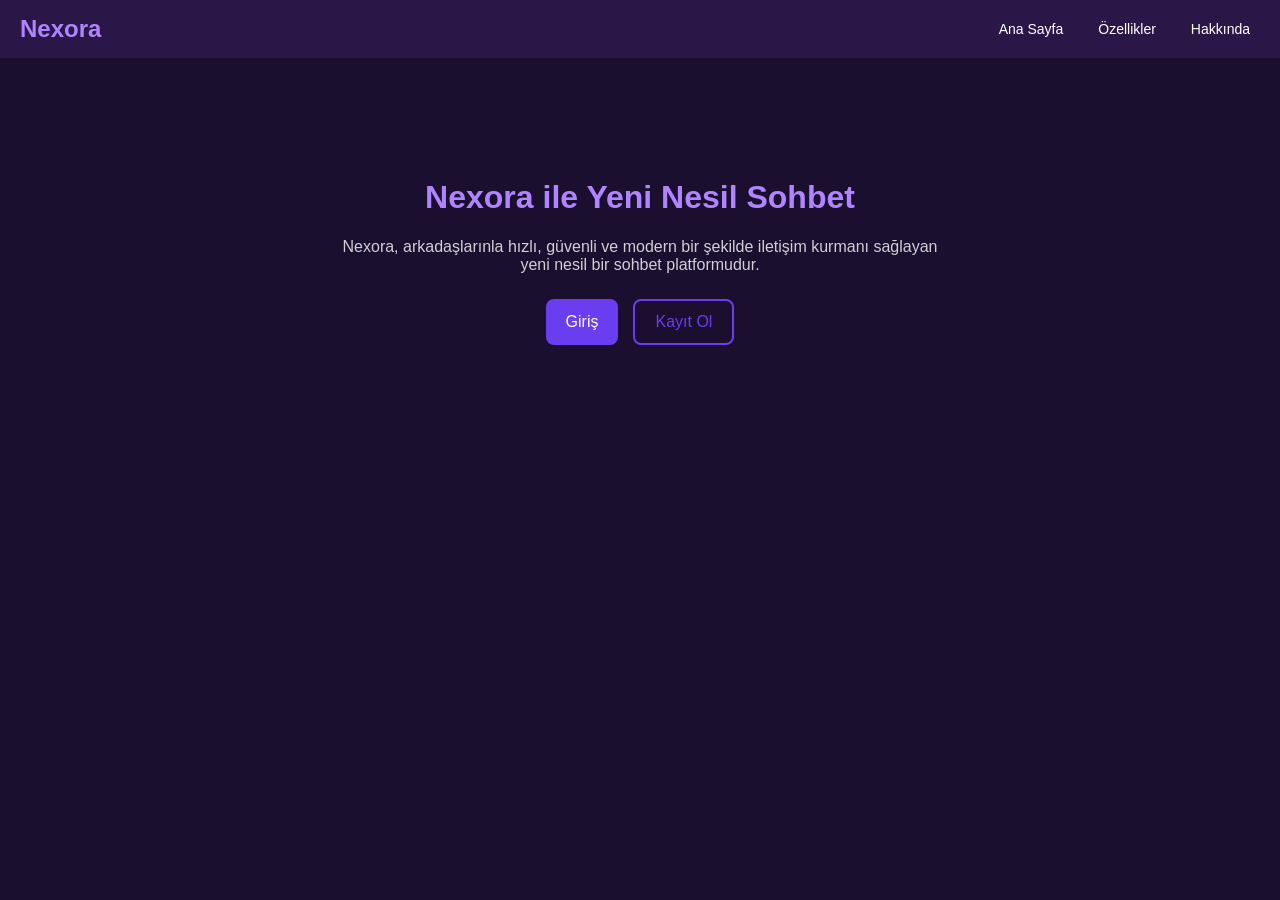
<file: nexora/index.html>
<!DOCTYPE html><html lang="tr">
<head>
  <meta charset="UTF-8">
  <meta name="viewport" content="width=device-width, initial-scale=1.0">
  <title>Nexora</title>
  <style>
    body {
      margin: 0;
      font-family: Arial, sans-serif;
      background: #1a0f2e;
      color: white;
      display: flex;
      flex-direction: column;
      align-items: center;
      text-align: center;
    }header {
  width: 100%;
  display: flex;
  justify-content: space-between;
  align-items: center;
  padding: 15px 20px;
  background: #2a1748;
  box-sizing: border-box;
}

.logo {
  font-size: 24px;
  font-weight: bold;
  color: #b084ff;
}

nav {
  display: flex;
  gap: 15px;
}

nav a {
  color: white;
  text-decoration: none;
  font-size: 14px;
  padding: 6px 10px;
  border-radius: 6px;
  transition: 0.3s;
}

nav a:hover {
  background: #6a3df0;
}

.container {
  margin-top: 80px;
  padding: 20px;
  max-width: 600px;
}

h1 {
  color: #b084ff;
}

p {
  opacity: 0.8;
}

.buttons {
  margin-top: 25px;
  display: flex;
  gap: 15px;
  justify-content: center;
  flex-wrap: wrap;
}

.btn {
  padding: 12px 20px;
  border: none;
  border-radius: 8px;
  font-size: 16px;
  cursor: pointer;
  transition: 0.3s;
}

.login {
  background: #6a3df0;
  color: white;
}

.register {
  background: transparent;
  border: 2px solid #6a3df0;
  color: #6a3df0;
}

.btn:hover {
  transform: scale(1.05);
  opacity: 0.9;
}

@media (max-width: 600px) {
  nav {
    display: none;
  }
}

  </style>
</head>
<body>  <header>
    <div class="logo">Nexora</div>
    <nav>
      <a href="#">Ana Sayfa</a>
      <a href="#">Özellikler</a>
      <a href="#">Hakkında</a>
    </nav>
  </header>  <div class="container">
    <h1>Nexora ile Yeni Nesil Sohbet</h1>
    <p>
      Nexora, arkadaşlarınla hızlı, güvenli ve modern bir şekilde iletişim kurmanı sağlayan
      yeni nesil bir sohbet platformudur.
    </p><div class="buttons">
  <button class="btn login" onclick="window.location.href='giris.html'">Giriş</button>
  <button class="btn register" onclick="window.location.href='giris.html'">Kayıt Ol</button>
</div>

  </div></body>
    </html>
</file>
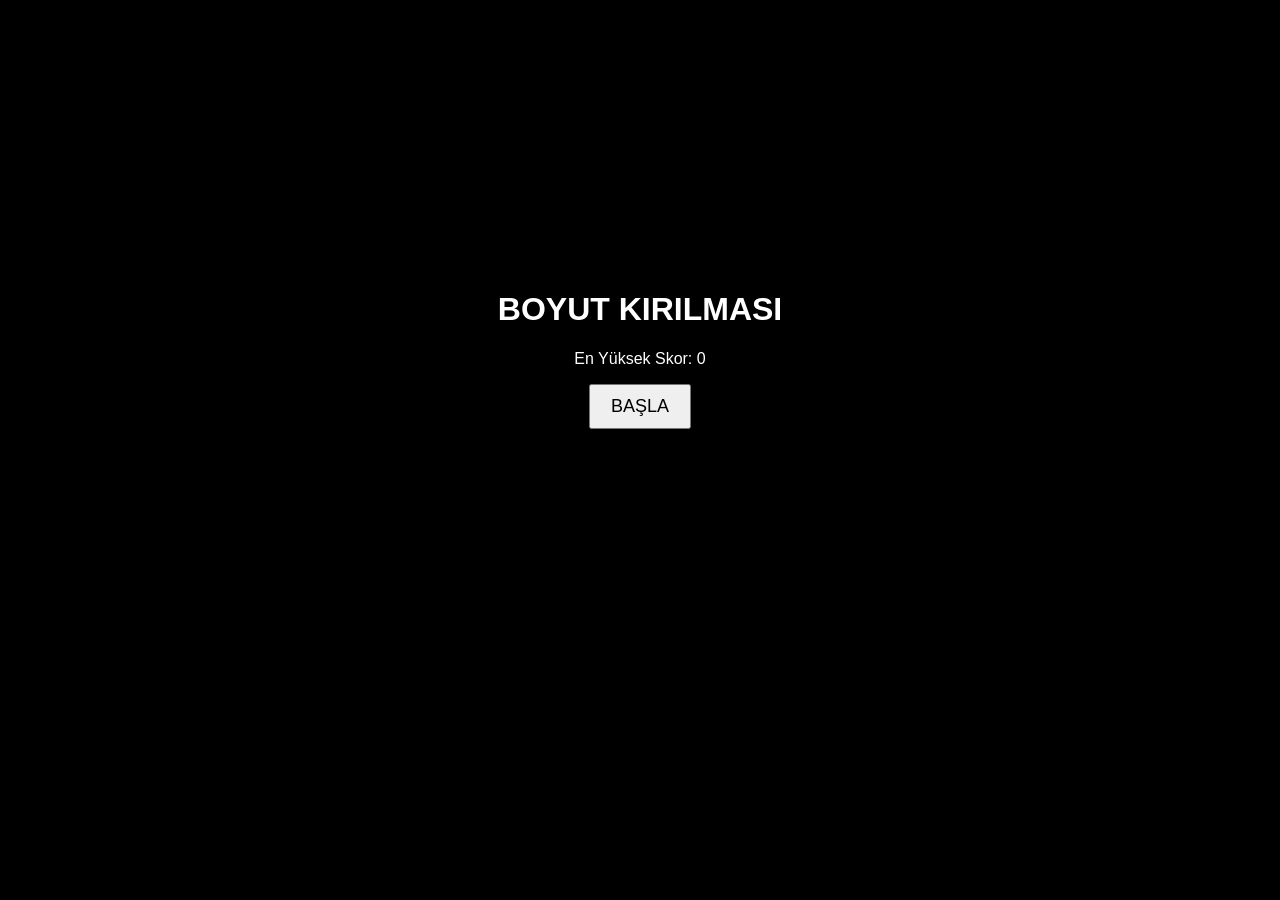
<file: oyun/index.html>
<!DOCTYPE html>
<html lang="tr">
<head>
<meta charset="UTF-8">
<meta name="viewport" content="width=device-width, initial-scale=1.0">
<title>Boyut Kırılması</title>
<link rel="stylesheet" href="style.css">
</head>
<body>

<div id="menu">
  <h1>BOYUT KIRILMASI</h1>
  <p>En Yüksek Skor: <span id="highScore">0</span></p>
  <button onclick="startGame()">BAŞLA</button>
</div>

<canvas id="gameCanvas"></canvas>

<div id="gameover" class="hidden">
  <h2>GAME OVER</h2>
  <p>Skor: <span id="finalScore"></span></p>
  <button onclick="restart()">Yeniden Başla</button>
</div>

<script src="game.js"></script>
</body>
</html>
</file>
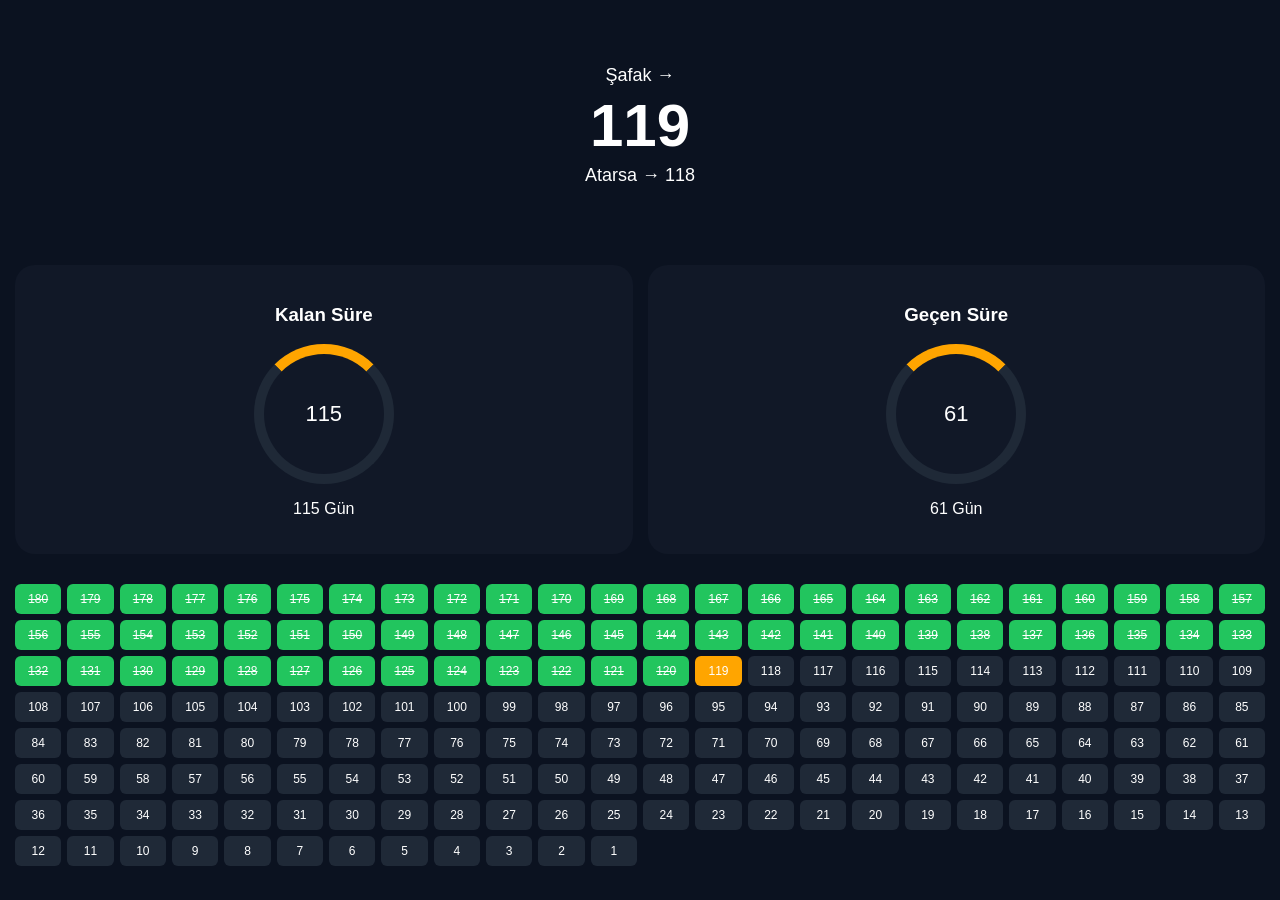
<file: 2.html>
<!DOCTYPE html><html lang="tr">
<head>
<meta charset="UTF-8">
<meta name="viewport" content="width=device-width, initial-scale=1.0">
<title>Şafak</title>
<style>
body{
  margin:0;
  font-family: Arial, sans-serif;
  background:#0b1220;
  color:white;
}.header{ height:250px; background:url('https://images.unsplash.com/photo-1507525428034-b723cf961d3e') center/cover; display:flex; flex-direction:column; justify-content:center; align-items:center; }

.header h1{ font-size:60px; margin:0; }

.header p{ margin:5px; font-size:18px; }

.cards{ display:flex; gap:15px; padding:15px; }

.card{ flex:1; background:#111827; border-radius:20px; padding:20px; text-align:center; }

.circle{ width:120px; height:120px; border-radius:50%; border:10px solid #1f2937; border-top:10px solid orange; display:flex; align-items:center; justify-content:center; margin:15px auto; font-size:22px; }

.grid{ display:grid; grid-template-columns: repeat(auto-fill,minmax(45px,1fr)); gap:6px; padding:15px; }

.day{ padding:8px; border-radius:6px; text-align:center; font-size:12px; cursor:pointer; }

.done{background:#22c55e;text-decoration:line-through;} .today{background:orange;} .future{background:#1f2937;}

</style>
</head>
<body><div class="header">
  <p>Şafak →</p>
  <h1 id="today">119</h1>
  <p>Atarsa → 118</p>
</div><div class="cards">
  <div class="card">
    <h3>Kalan Süre</h3>
    <div class="circle" id="remainCircle">118</div>
    <p id="remainText"></p>
  </div>
  <div class="card">
    <h3>Geçen Süre</h3>
    <div class="circle" id="passedCircle">0</div>
    <p id="passedText"></p>
  </div>
</div><div class="grid" id="grid"></div><script>
const total=180;
const today=119;
const izin= (1+6)-3;

const grid=document.getElementById('grid');

let doneCount=0;

for(let i=total;i>=1;i--){
  const d=document.createElement('div');
  d.className='day';
  d.innerText=i;

  if(i>today){
    d.classList.add('done');
    doneCount++;
  }
  else if(i===today){
    d.classList.add('today');
  }
  else{
    d.classList.add('future');
  }

  d.onclick=()=>{
    if(i!==today){
      d.classList.toggle('done');
      update();
    }
  }

  grid.appendChild(d);
}

function update(){
  doneCount=document.querySelectorAll('.done').length;
  const kalan= total - doneCount - izin;

  document.getElementById('remainCircle').innerText=kalan;
  document.getElementById('passedCircle').innerText=doneCount;

  document.getElementById('remainText').innerText= kalan + ' Gün';
  document.getElementById('passedText').innerText= doneCount + ' Gün';
}

update();
</script></body>
      </html>
</file>
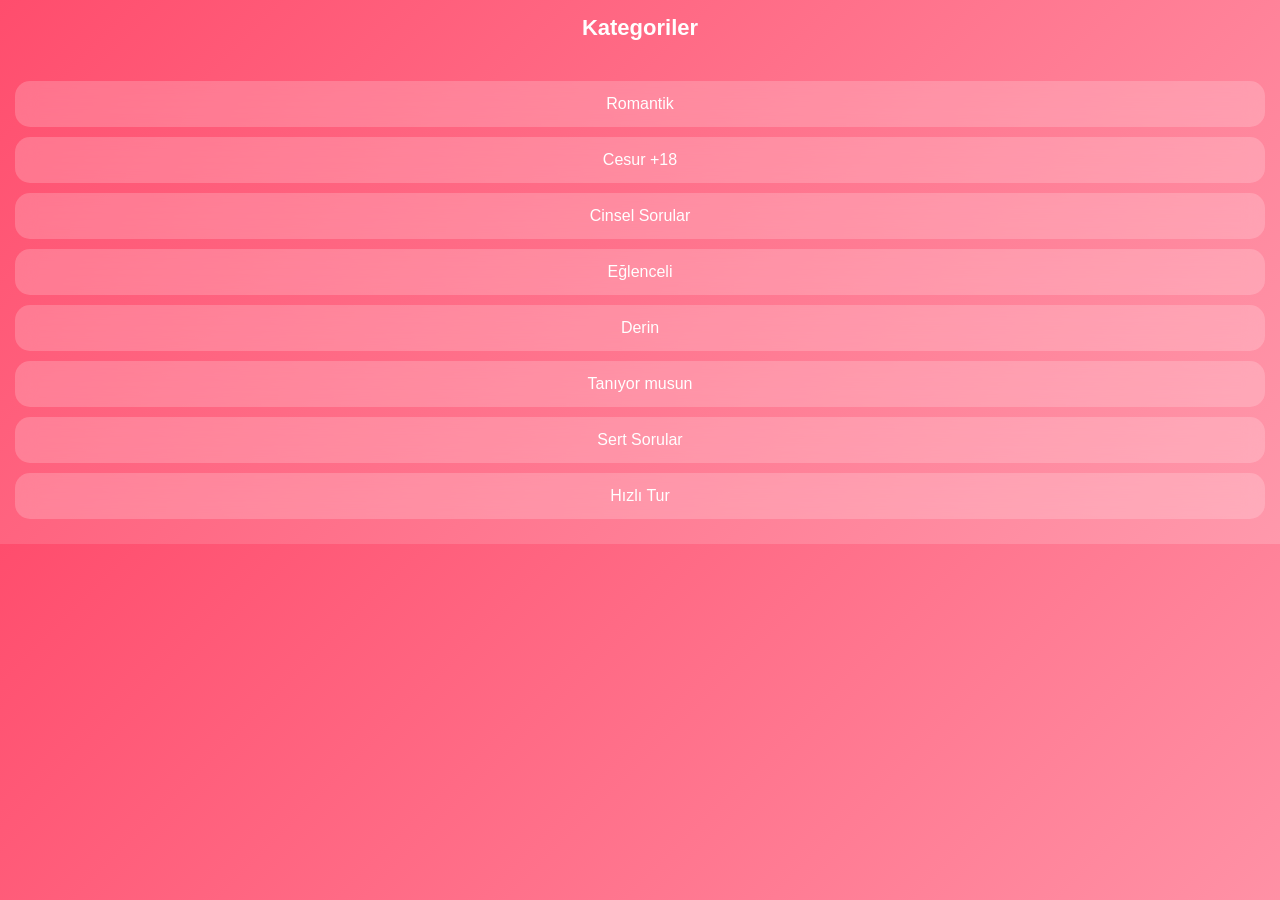
<file: aşk/İndex.html>
<!DOCTYPE html>
<html lang="tr">
<head>
<meta charset="UTF-8">
<meta name="viewport" content="width=device-width, initial-scale=1.0">
<title>Love Game Pro</title>

<style>
body{
margin:0;
font-family:Arial;
background:linear-gradient(135deg,#ff4d6d,#ff99ac);
color:white;
overflow:hidden;
}

header{
text-align:center;
padding:15px;
font-size:22px;
font-weight:bold;
}

.container{padding:15px;}

.category{
background:rgba(255,255,255,0.2);
backdrop-filter:blur(10px);
padding:14px;
margin:10px 0;
border-radius:15px;
text-align:center;
cursor:pointer;
transition:0.3s;
}

.category:hover{transform:scale(1.05);}

#cardArea{
position:relative;
width:100%;
height:65vh;
display:flex;
align-items:center;
justify-content:center;
}

.card{
position:absolute;
width:85%;
padding:25px;
border-radius:25px;
text-align:center;
font-size:20px;
background:rgba(20,0,10,0.95);
box-shadow:0 10px 40px rgba(0,0,0,0.5);
transition:0.4s;
}

.card:nth-child(2){
transform:scale(0.95) translateY(10px);
opacity:0.4;
filter:blur(3px);
}

.card:nth-child(3){
transform:scale(0.9) translateY(20px);
opacity:0.2;
filter:blur(5px);
}

.controls{
position:absolute;
bottom:20px;
width:100%;
display:flex;
justify-content:center;
gap:15px;
}

.btn{
width:60px;
height:60px;
border-radius:50%;
border:none;
font-size:22px;
}

.left{background:#ff4d6d;}
.right{background:#00e676;}

.player{
text-align:center;
font-size:14px;
opacity:0.8;
margin-top:5px;
}
</style>
</head>

<body>

<header id="title">Kategoriler</header>

<div class="container" id="home"></div>

<div id="questions" style="display:none;">
<button onclick="goHome()">⬅</button>

<div class="player" id="playerInfo"></div>
<div id="cardArea"></div>

<div class="controls">
<button class="btn left" onclick="prev()">⬅</button>
<button class="btn right" onclick="next()">➡</button>
</div>
</div>

<script>

const data = {

/* 💕 ROMANTİK */
"Romantik":[
"Beni en çok ne zaman sevdin?",
"Benimle ilgili en sevdiğin şey ne?",
"Hayalindeki romantik an ne?",
"Birlikte yaşlanmak ister misin?",
"Bana yazacağın en güzel mesaj?",
"Beni ilk gördüğünde ne düşündün?",
"Beni kaybetmek nasıl hissettirir?",
"Benimle geleceği hayal ediyor musun?",
"Sana kendimi özel hissettirdim mi?",
"Beni ne zaman özlüyorsun?"
],

/* 🔥 CESUR */
"Cesur +18":[
"Kontrol sende mi bende mi?",
"Işıklar açık mı kapalı mı?",
"Yavaş mı hızlı mı?",
"Göz teması mı his mi?",
"Dominant mı uyumlu mu?",
"Risk almayı sever misin?",
"Sürpriz mi planlı mı?",
"Anı mı atmosfer mi?",
"Fısıltı mı sessizlik mi?",
"Dokunuş mu söz mü?"
],

/* ❤️ CİNSEL (ucu açık) */
"Cinsel Sorular":[
"Seni en çok ne başlatır?",
"Romantik ortam önemli mi?",
"Sınırların nerede başlar?",
"Spontane mi planlı mı?",
"En çok ne seni etkiler?",
"Partnerinde ne ararsın?",
"Güven mi tutku mu?",
"Seni ne daha çok heyecanlandırır?",
"Yakınlık senin için ne demek?",
"Fantezi senin için ne ifade eder?"
],

/* 😂 KOMİK */
"Eğlenceli":[
"Hangimiz daha çok saçmalar?",
"Zombi olsa ilk kim kaçar?",
"Kim daha kıskanç?",
"Kim daha inatçı?",
"Kim daha romantik değil?",
"En utanç verici anın?",
"Kim daha çok trip atar?",
"Kim daha çok uyur?",
"Kim daha çok konuşur?",
"Kim daha çabuk sinirlenir?"
],

/* 🧠 DERİN */
"Derin":[
"Gerçek aşk sence nedir?",
"Beni neden seviyorsun?",
"Korkuların neler?",
"Hayatındaki en büyük pişmanlık?",
"Benimle ilgili en büyük düşüncen?",
"İlişkide sadakat ne demek?",
"Mutluluk senin için ne?",
"Bir gün kaybedersek ne olur?",
"Gerçekten mutlu musun?",
"Hayat amacın ne?"
],

/* 🎯 TEST */
"Tanıyor musun":[
"En sevdiğim yemek?",
"En büyük korkum?",
"En sevdiğim renk?",
"En sinir olduğum şey?",
"Beni ne mutlu eder?",
"Beni ne üzer?",
"En sevdiğim aktivite?",
"Ben nasıl biri oluyorum?",
"En sevdiğim müzik?",
"Beni en iyi anlatan şey?"
],

/* 💔 GERÇEKLİK */
"Sert Sorular":[
"İlişkimiz güçleniyor mu?",
"Mutlu musun gerçekten?",
"Aramızdaki çekim değişti mi?",
"Beni hala aynı mı seviyorsun?",
"Bir şeyleri zorluyor muyuz?",
"Gerçekten doğru kişi miyim?",
"Benden bir şey saklıyor musun?",
"Beni kaybetmekten korkuyor musun?",
"İlişki nereye gidiyor?",
"Açık mısın bana?"
],

/* 🎲 HIZLI */
"Hızlı Tur":[
"Evet mi hayır mı?",
"Aşk mı para mı?",
"Gece mi gündüz mü?",
"Mesaj mı arama mı?",
"Romantik mi eğlenceli mi?",
"Sessizlik mi konuşma mı?",
"Planlı mı spontane mi?",
"Ev mi dışarı mı?",
"Sadakat mi özgürlük mü?",
"Tutku mu huzur mu?"
]

};

let current=[];
let index=0;
let startX=0;
let player=1;

const home=document.getElementById("home");

for(let key in data){
let div=document.createElement("div");
div.className="category";
div.innerText=key;
div.onclick=()=>openCategory(key);
home.appendChild(div);
}

function shuffle(a){return a.sort(()=>Math.random()-0.5);}

function openCategory(name){
current=shuffle([...data[name]]);
index=0;
player=1;

home.style.display="none";
document.getElementById("questions").style.display="block";
document.getElementById("title").innerText=name;

updatePlayer();
render();
}

function updatePlayer(){
document.getElementById("playerInfo").innerText="Sıra: Oyuncu "+player;
}

function switchPlayer(){
player = player===1?2:1;
updatePlayer();
}

function render(){
const area=document.getElementById("cardArea");
area.innerHTML="";

for(let i=0;i<3;i++){
let q=current[index+i];
if(!q) continue;

let card=document.createElement("div");
card.className="card";

if(i===0){
card.innerText=q;
addSwipe(card);
}

area.appendChild(card);
}
}

function addSwipe(card){
card.addEventListener("touchstart",e=>{
startX=e.touches[0].clientX;
});

card.addEventListener("touchmove",e=>{
let x=e.touches[0].clientX-startX;
card.style.transform=`translateX(${x}px) rotate(${x/10}deg)`;
});

card.addEventListener("touchend",e=>{
let x=e.changedTouches[0].clientX-startX;
if(x>120) next();
else if(x<-120) prev();
else card.style.transform="";
});
}

function next(){animate(1);}
function prev(){animate(-1);}

function animate(dir){
let c=document.querySelector(".card");
c.style.transform=`translateX(${dir*600}px) rotate(${dir*30}deg)`;
c.style.opacity="0";

setTimeout(()=>{
index = (index+dir+current.length)%current.length;
switchPlayer();
render();
},300);
}

function goHome(){
home.style.display="block";
document.getElementById("questions").style.display="none";
}
</script>

</body>
  </html>
</file>
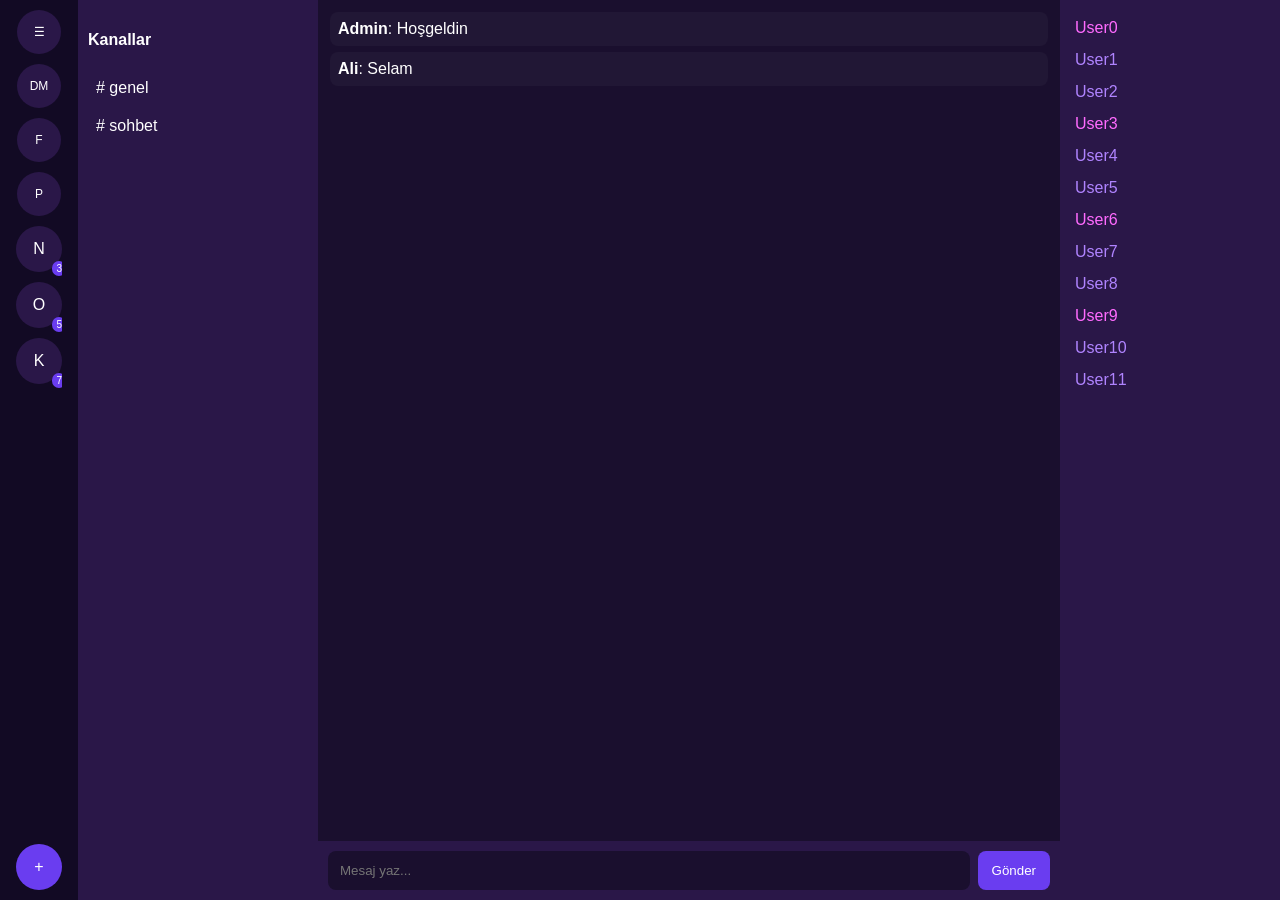
<file: nexora/app.html>
<!DOCTYPE html><html lang="tr">
<head>
<meta charset="UTF-8">
<meta name="viewport" content="width=device-width, initial-scale=1.0">
<title>Nexora App</title>
<style>
*{box-sizing:border-box}
body{margin:0;font-family:Arial;background:#1a0f2e;color:#fff;height:100vh;overflow:hidden;display:flex}.app{display:flex;width:100%;height:100%}

/* LEFT BAR */ .leftbar{ width:78px; background:#120a24; display:flex; flex-direction:column; align-items:center; padding:10px 0; gap:10px; z-index:20; }

.menuBtn{ width:44px;height:44px;border-radius:50%;background:#2a1748; display:flex;align-items:center;justify-content:center;cursor:pointer;font-size:12px } .menuBtn:hover{background:#6a3df0}

.servers{ flex:1; display:flex; flex-direction:column; align-items:center; gap:10px; overflow-y:auto }

.server{ width:46px;height:46px;border-radius:50%;background:#2a1748; display:flex;align-items:center;justify-content:center;cursor:pointer;position:relative }

.badge{position:absolute;bottom:-4px;right:-4px;background:#6a3df0;font-size:10px;padding:2px 4px;border-radius:10px}

.plus{ width:46px;height:46px;border-radius:50%;background:#6a3df0;display:flex;align-items:center;justify-content:center;cursor:pointer }

/* CHANNELS */ .channels{ width:240px; background:#2a1748; padding:10px; overflow-y:auto; transition:.3s; }

.channels.hide{ width:0; padding:0; overflow:hidden; }

.channel{ padding:8px;border-radius:6px;cursor:pointer;margin:4px 0 }

.channel:hover{background:#6a3df0}

/* CHAT */ .chat{ flex:1; display:flex; flex-direction:column; }

.messages{ flex:1; padding:12px; overflow-y:auto }

.message{ padding:8px;margin-bottom:6px;background:rgba(255,255,255,0.03);border-radius:8px }

/* INPUT FIXED */ .input{ display:flex; padding:10px; gap:8px; background:#2a1748; }

.input input{ flex:1;padding:12px;border:none;border-radius:8px;background:#1a0f2e;color:#fff }

.input button{ background:#6a3df0;border:none;color:#fff;padding:10px 14px;border-radius:8px }

/* USERS RIGHT PANEL */ .users{ width:220px; background:#2a1748; padding:10px; overflow-y:auto }

.user{padding:5px;margin:4px 0;border-radius:6px} .admin{color:#ff6bff} .member{color:#b084ff}

/* MOBILE FIX */ @media(max-width:900px){ .users{display:none} .channels{ position:fixed; left:78px; top:0; bottom:0; width:0; } .channels.open{ width:220px; } } </style>

</head>
<body><div class="app"><!-- LEFT --><div class="leftbar">
<div class="menuBtn" onclick="toggleChannels()">☰</div>
<div class="menuBtn">DM</div>
<div class="menuBtn">F</div>
<div class="menuBtn">P</div><div class="servers" id="servers"></div>
<div class="plus" onclick="alert('Sunucu ekle')">+</div>
</div><!-- CHANNELS --><div class="channels" id="channels"></div><!-- CHAT --><div class="chat">
<div class="messages" id="messages"></div>
<div class="input">
<input id="msg" placeholder="Mesaj yaz...">
<button onclick="sendMsg()">Gönder</button>
</div>
</div><!-- USERS --><div class="users" id="users"></div></div><script>
const servers=[
{name:"Nexora",badge:3,channels:["genel","sohbet"],users:gen(12),messages:{"genel":[{u:"Admin",t:"Hoşgeldin"},{u:"Ali",t:"Selam"}]}},
{name:"Oyun",badge:5,channels:["lol"],users:gen(10),messages:{"lol":[{u:"Efe",t:"Rank?"}]}},
{name:"Kod",badge:7,channels:["js"],users:gen(15),messages:{"js":[{u:"Dev",t:"JS iyi"}]}}
];

let s=0,c="genel";

function gen(n){return Array.from({length:n},(_,i)=>({name:"User"+i,role:i%3?"member":"admin"}))}

function renderServers(){
let h="";
servers.forEach((x,i)=>h+=`<div class='server' onclick='load(${i})'>${x.name[0]}<div class='badge'>${x.badge}</div></div>`);
document.getElementById("servers").innerHTML=h;
}

function load(i){
s=i;
renderChannels();
renderUsers();
loadChannel(servers[i].channels[0]);
if(window.innerWidth<900){document.getElementById("channels").classList.remove("open")}
}

function renderChannels(){
let x=servers[s];
let h="<h4>Kanallar</h4>";
x.channels.forEach(c=>h+=`<div class='channel' onclick="loadChannel('${c}')"># ${c}</div>`);
document.getElementById("channels").innerHTML=h;
}

function loadChannel(n){
c=n;
let m=servers[s].messages[n]||[];
let h="";
m.forEach(x=>h+=`<div class='message'><b>${x.u}</b>: ${x.t}</div>`);
document.getElementById("messages").innerHTML=h;
if(window.innerWidth<900){document.getElementById("channels").classList.remove("open")}
}

function sendMsg(){
let v=document.getElementById("msg").value;
if(!v)return;
servers[s].messages[c].push({u:"Sen",t:v});
document.getElementById("msg").value="";
loadChannel(c);
}

function renderUsers(){
let u=servers[s].users;
let h="";
u.forEach(x=>h+=`<div class='user ${x.role}'>${x.name}</div>`);
document.getElementById("users").innerHTML=h;
}

function toggleChannels(){
document.getElementById("channels").classList.toggle("open");
}

renderServers();load(0);
</script></body>
                                                    </html>
</file>
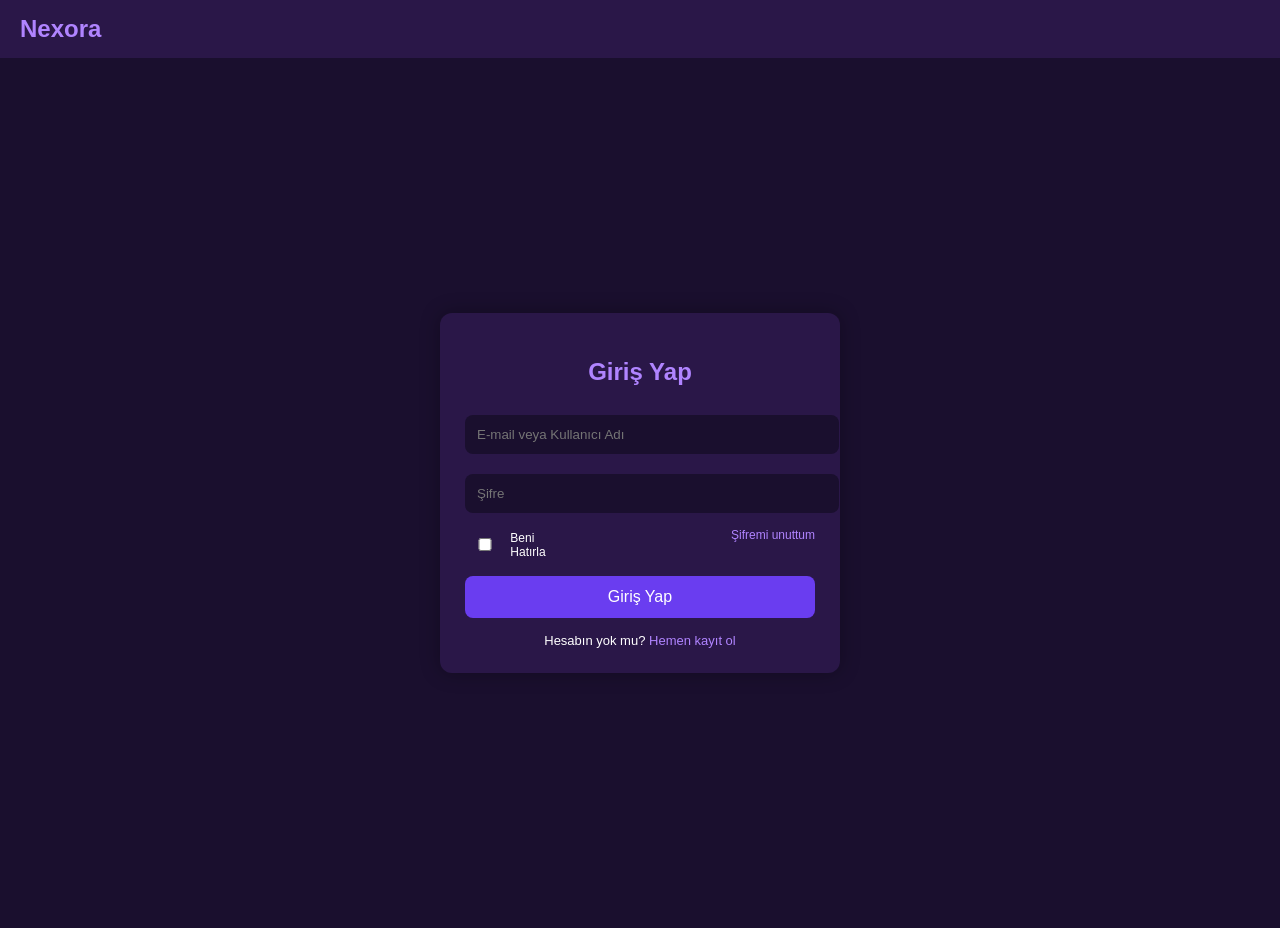
<file: nexora/giris.html>
<!DOCTYPE html><html lang="tr">
<head>
  <meta charset="UTF-8">
  <meta name="viewport" content="width=device-width, initial-scale=1.0">
  <title>Nexora Giriş</title>
  <style>
    body {
      margin: 0;
      font-family: Arial, sans-serif;
      background: #1a0f2e;
      color: white;
    }header {
  width: 100%;
  display: flex;
  align-items: center;
  padding: 15px 20px;
  background: #2a1748;
}

.logo {
  font-size: 24px;
  font-weight: bold;
  color: #b084ff;
}

.container {
  display: flex;
  justify-content: center;
  align-items: center;
  height: calc(100vh - 70px);
  padding: 20px;
}

.box {
  background: #2a1748;
  padding: 25px;
  border-radius: 12px;
  width: 100%;
  max-width: 350px;
  box-shadow: 0 0 20px rgba(0,0,0,0.3);
}

h2 {
  text-align: center;
  color: #b084ff;
}

input {
  width: 100%;
  padding: 12px;
  margin: 10px 0;
  border: none;
  border-radius: 8px;
  background: #1a0f2e;
  color: white;
}

.options {
  display: flex;
  justify-content: space-between;
  font-size: 12px;
  margin-top: 5px;
}

.options label {
  display: flex;
  align-items: center;
  gap: 5px;
}

.options a {
  color: #b084ff;
  text-decoration: none;
}

button {
  width: 100%;
  padding: 12px;
  margin-top: 15px;
  border: none;
  border-radius: 8px;
  background: #6a3df0;
  color: white;
  font-size: 16px;
  cursor: pointer;
  transition: 0.3s;
}

button:hover {
  transform: scale(1.03);
}

.switch {
  text-align: center;
  margin-top: 15px;
  font-size: 13px;
}

.switch a {
  color: #b084ff;
  cursor: pointer;
}

.error {
  color: #ff6b6b;
  font-size: 12px;
  display: none;
}

  </style>
</head>
<body><header>
  <div class="logo">Nexora</div>
</header><div class="container">
  <div class="box"><h2 id="formTitle">Giriş Yap</h2>

<input type="text" id="username" placeholder="E-mail veya Kullanıcı Adı">
<input type="password" id="password" placeholder="Şifre">

<div class="options">
  <label><input type="checkbox"> Beni Hatırla</label>
  <a href="#">Şifremi unuttum</a>
</div>

<div class="error" id="errorMsg">Hatalı giriş bilgileri</div>

<button onclick="login()">Giriş Yap</button>

<div class="switch">
  Hesabın yok mu? <a onclick="switchMode()">Hemen kayıt ol</a>
</div>

  </div>
</div><script>
  let isLogin = true;

  function switchMode() {
    const title = document.getElementById('formTitle');
    const button = document.querySelector('button');

    isLogin = !isLogin;

    if (!isLogin) {
      title.innerText = 'Kayıt Ol';
      button.innerText = 'Kayıt Ol';
    } else {
      title.innerText = 'Giriş Yap';
      button.innerText = 'Giriş Yap';
    }
  }

  async function login() {
    const userInput = document.getElementById('username').value;
    const passInput = document.getElementById('password').value;
    const error = document.getElementById('errorMsg');

    const res = await fetch('users.json');
    const users = await res.json();

    const found = users.find(u => 
      (u.email === userInput || u.username === userInput) && u.password === passInput
    );

    if (found) {
      alert('Giriş başarılı!');
      window.location.href = 'app.html';
    } else {
      error.style.display = 'block';
    }
  }
</script></body>
  </html>
</file>
<file: oyun/style.css>
body{margin:0;background:black;color:white;font-family:Arial;text-align:center}
canvas{display:none}
#menu{position:absolute;top:30%;width:100%}
#gameover{position:absolute;top:30%;width:100%}
.hidden{display:none}
button{padding:10px 20px;font-size:18px}
</file>
